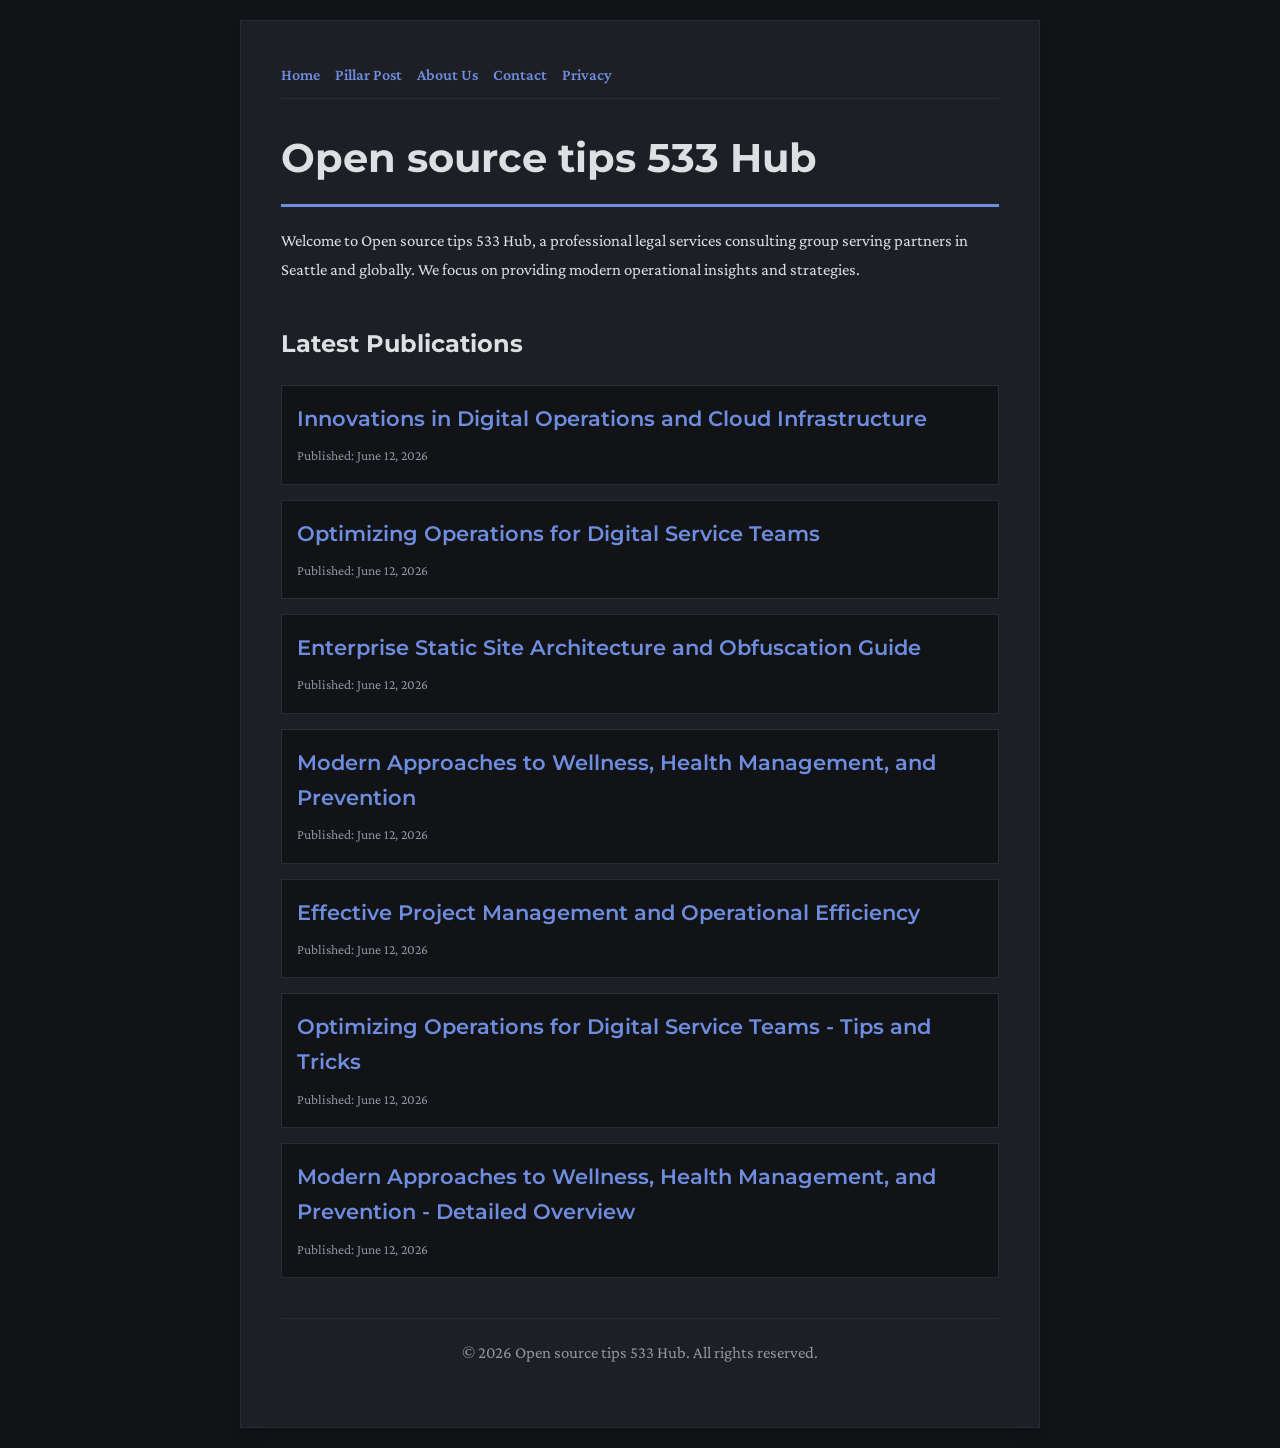
<file: index.html>
<!DOCTYPE html>
<html lang="en">
<head>
    <meta charset="UTF-8">
    <meta name="viewport" content="width=device-width, initial-scale=1.0">
    <title>Open source tips 533 Hub | Legal Services - Seattle</title>
    <meta name="description" content="Welcome to Open source tips 533 Hub, a professional legal services consulting group serving partners in Seattle and globally. We focus on providing modern operational insights and strategies.">
    <meta name="geo.region" content="US-WA" />
    <meta name="geo.placename" content="Seattle" />
    <meta name="geo.position" content="47.6062;-122.3321" />
    <meta name="ICBM" content="47.6062, -122.3321" />
    <link rel="stylesheet" href="style.css">
    <script type="application/ld+json">
{
  "@context": "https://schema.org",
  "@type": "LocalBusiness",
  "name": "Open source tips 533 Hub",
  "url": "https://open-source-tips-533.github.io",
  "telephone": "+1-206-555-0155",
  "address": {
    "@type": "PostalAddress",
    "addressLocality": "Seattle",
    "addressRegion": "WA",
    "postalCode": "98101",
    "addressCountry": "US"
  },
  "geo": {
    "@type": "GeoCoordinates",
    "latitude": 47.6062,
    "longitude": -122.3321
  }
}
</script>
</head>
<body>
    
        <div class="container" style="max-width: 800px;">
            <nav style="display: flex; gap: 15px; margin-bottom: 25px; border-bottom: 1px solid var(--border-color); padding-bottom: 10px; overflow-x: auto; flex-wrap: wrap;">
            <a href="index.html">Home</a>
            <a href="innovations-in-digital-operations-and-cloud-infrastructure.html">Pillar Post</a>
            <a href="about.html">About Us</a>
            <a href="contact.html">Contact</a>
            <a href="privacy.html">Privacy</a>
        </nav>
            <h1>Open source tips 533 Hub</h1>
            <p>Welcome to Open source tips 533 Hub, a professional legal services consulting group serving partners in Seattle and globally. We focus on providing modern operational insights and strategies.</p>
            <h2 style="margin-top: 40px;">Latest Publications</h2>
            <ul style="list-style-type: none; padding-left: 0;">
                <li style="background: var(--bg-color); padding: 15px; border-radius: var(--border-radius); border: 1px solid var(--border-color); margin-bottom: 15px;">
                <h3 style="margin-bottom: 5px; font-size: 1.3rem;"><a href="innovations-in-digital-operations-and-cloud-infrastructure.html">Innovations in Digital Operations and Cloud Infrastructure</a></h3>
                <span style="font-size:0.85rem; color: var(--muted-text)">Published: June 12, 2026</span>
            </li>
<li style="background: var(--bg-color); padding: 15px; border-radius: var(--border-radius); border: 1px solid var(--border-color); margin-bottom: 15px;">
                <h3 style="margin-bottom: 5px; font-size: 1.3rem;"><a href="optimizing-operations-for-digital-service-teams.html">Optimizing Operations for Digital Service Teams</a></h3>
                <span style="font-size:0.85rem; color: var(--muted-text)">Published: June 12, 2026</span>
            </li>
<li style="background: var(--bg-color); padding: 15px; border-radius: var(--border-radius); border: 1px solid var(--border-color); margin-bottom: 15px;">
                <h3 style="margin-bottom: 5px; font-size: 1.3rem;"><a href="enterprise-static-site-architecture-and-obfuscation-guide.html">Enterprise Static Site Architecture and Obfuscation Guide</a></h3>
                <span style="font-size:0.85rem; color: var(--muted-text)">Published: June 12, 2026</span>
            </li>
<li style="background: var(--bg-color); padding: 15px; border-radius: var(--border-radius); border: 1px solid var(--border-color); margin-bottom: 15px;">
                <h3 style="margin-bottom: 5px; font-size: 1.3rem;"><a href="modern-approaches-to-wellness-health-management-and-prevention.html">Modern Approaches to Wellness, Health Management, and Prevention</a></h3>
                <span style="font-size:0.85rem; color: var(--muted-text)">Published: June 12, 2026</span>
            </li>
<li style="background: var(--bg-color); padding: 15px; border-radius: var(--border-radius); border: 1px solid var(--border-color); margin-bottom: 15px;">
                <h3 style="margin-bottom: 5px; font-size: 1.3rem;"><a href="effective-project-management-and-operational-efficiency.html">Effective Project Management and Operational Efficiency</a></h3>
                <span style="font-size:0.85rem; color: var(--muted-text)">Published: June 12, 2026</span>
            </li>
<li style="background: var(--bg-color); padding: 15px; border-radius: var(--border-radius); border: 1px solid var(--border-color); margin-bottom: 15px;">
                <h3 style="margin-bottom: 5px; font-size: 1.3rem;"><a href="optimizing-operations-for-digital-service-teams-tips-and-tricks.html">Optimizing Operations for Digital Service Teams - Tips and Tricks</a></h3>
                <span style="font-size:0.85rem; color: var(--muted-text)">Published: June 12, 2026</span>
            </li>
<li style="background: var(--bg-color); padding: 15px; border-radius: var(--border-radius); border: 1px solid var(--border-color); margin-bottom: 15px;">
                <h3 style="margin-bottom: 5px; font-size: 1.3rem;"><a href="modern-approaches-to-wellness-health-management-and-prevention-detailed-overview.html">Modern Approaches to Wellness, Health Management, and Prevention - Detailed Overview</a></h3>
                <span style="font-size:0.85rem; color: var(--muted-text)">Published: June 12, 2026</span>
            </li>

            </ul>
            <footer>
                <p>&copy; 2026 Open source tips 533 Hub. All rights reserved.</p>
            </footer>
        </div>
        
</body>
</html>
</file>
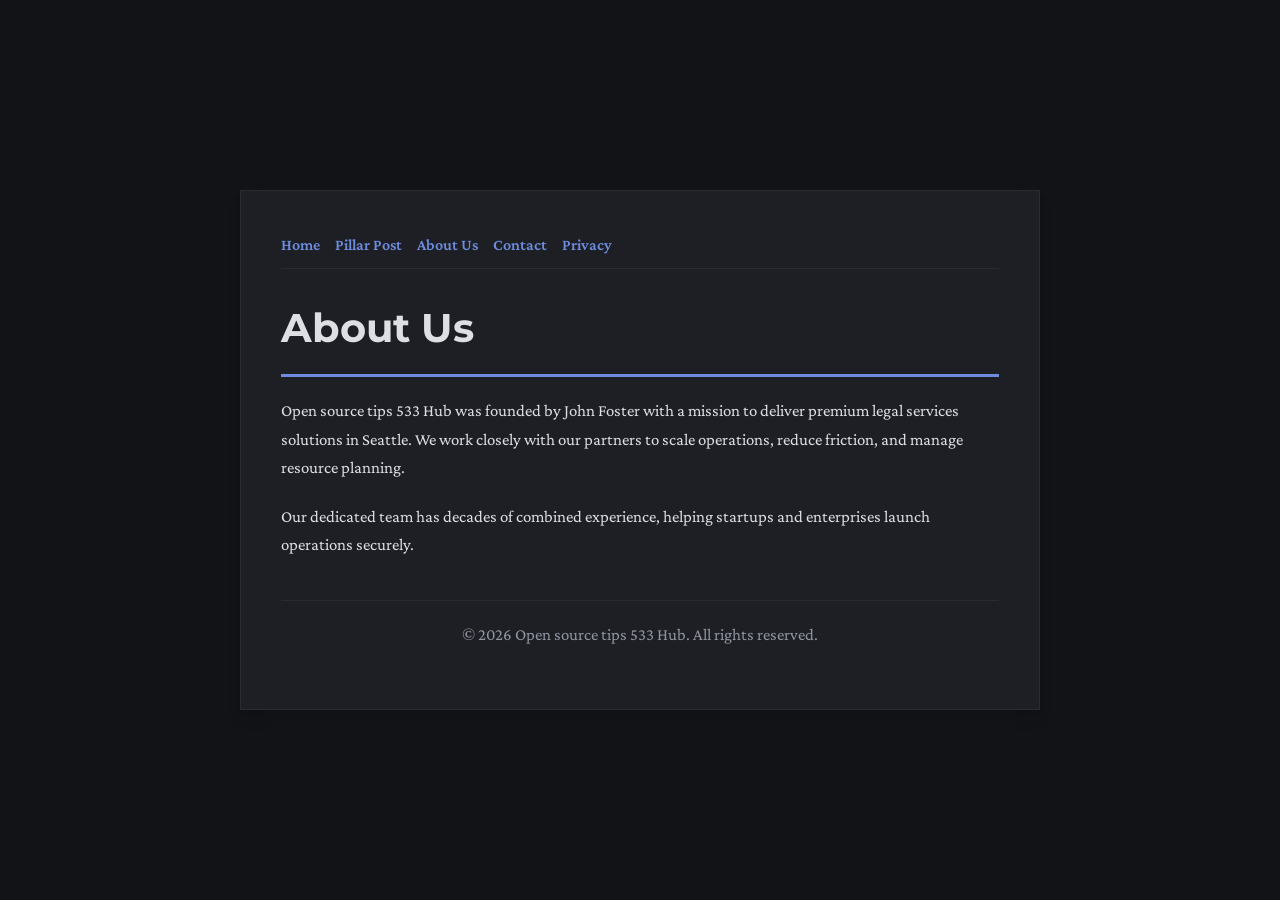
<file: about.html>
<!DOCTYPE html>
<html lang="en">
<head>
    <meta charset="UTF-8">
    <meta name="viewport" content="width=device-width, initial-scale=1.0">
    <title>About Us | Open source tips 533 Hub</title>
    <meta name="description" content="Open source tips 533 Hub was founded by John Foster with a mission to deliver premium legal services solutions in Seattle. We work closely with our partners to scale operations, reduce friction, and manage resource planning.">
    <meta name="geo.region" content="US-WA" />
    <meta name="geo.placename" content="Seattle" />
    <meta name="geo.position" content="47.6062;-122.3321" />
    <meta name="ICBM" content="47.6062, -122.3321" />
    <link rel="stylesheet" href="style.css">
</head>
<body>
    
        <div class="container" style="max-width: 800px;">
            <nav style="display: flex; gap: 15px; margin-bottom: 25px; border-bottom: 1px solid var(--border-color); padding-bottom: 10px; overflow-x: auto; flex-wrap: wrap;">
            <a href="index.html">Home</a>
            <a href="innovations-in-digital-operations-and-cloud-infrastructure.html">Pillar Post</a>
            <a href="about.html">About Us</a>
            <a href="contact.html">Contact</a>
            <a href="privacy.html">Privacy</a>
        </nav>
            <h1>About Us</h1>
            <p>Open source tips 533 Hub was founded by John Foster with a mission to deliver premium legal services solutions in Seattle. We work closely with our partners to scale operations, reduce friction, and manage resource planning.</p>
            <p>Our dedicated team has decades of combined experience, helping startups and enterprises launch operations securely.</p>
            <footer>
                <p>&copy; 2026 Open source tips 533 Hub. All rights reserved.</p>
            </footer>
        </div>
        
</body>
</html>
</file>
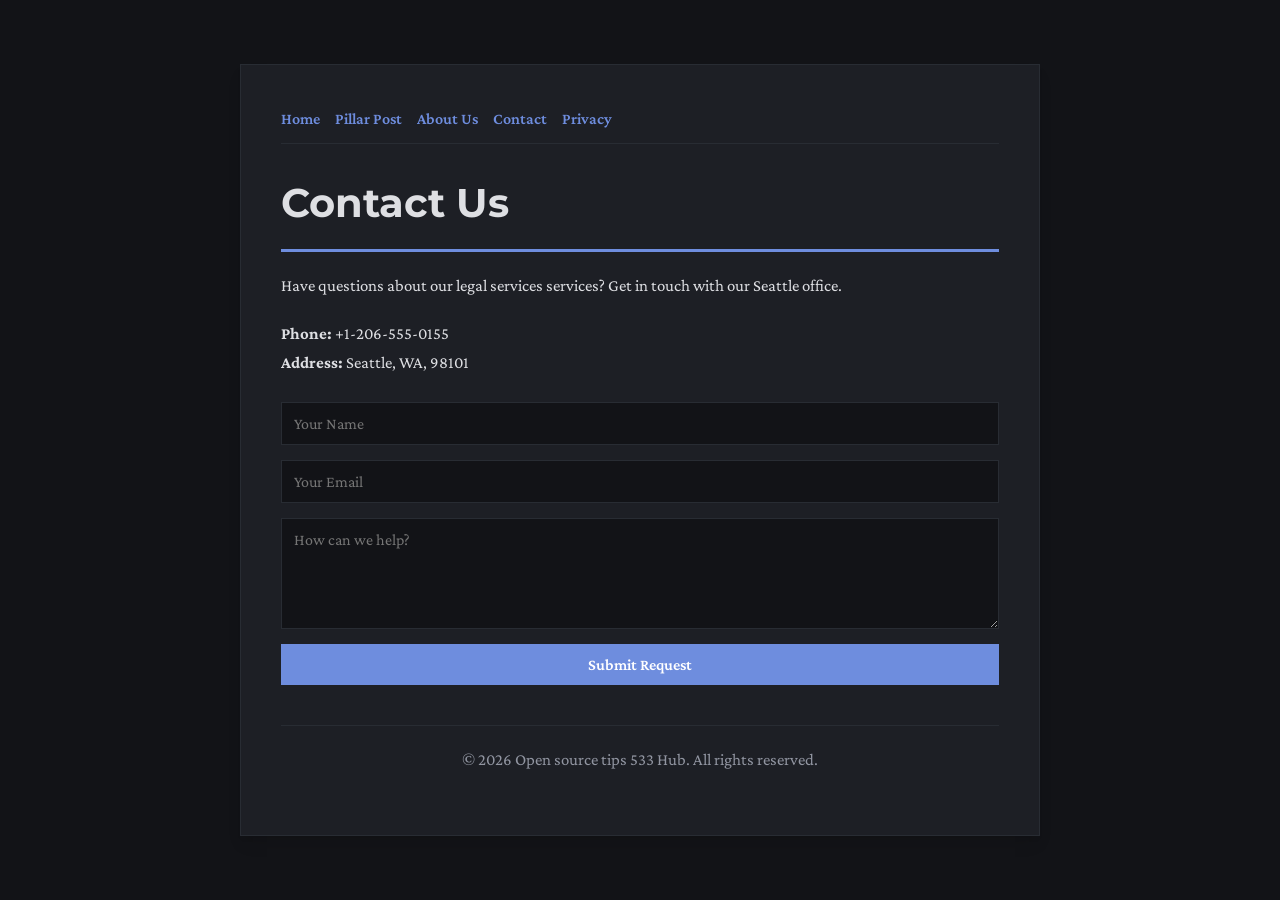
<file: contact.html>
<!DOCTYPE html>
<html lang="en">
<head>
    <meta charset="UTF-8">
    <meta name="viewport" content="width=device-width, initial-scale=1.0">
    <title>Contact Us | Open source tips 533 Hub</title>
    <meta name="description" content="Have questions about our legal services services? Get in touch with our Seattle office.">
    <meta name="geo.region" content="US-WA" />
    <meta name="geo.placename" content="Seattle" />
    <meta name="geo.position" content="47.6062;-122.3321" />
    <meta name="ICBM" content="47.6062, -122.3321" />
    <link rel="stylesheet" href="style.css">
</head>
<body>
    
        <div class="container" style="max-width: 800px;">
            <nav style="display: flex; gap: 15px; margin-bottom: 25px; border-bottom: 1px solid var(--border-color); padding-bottom: 10px; overflow-x: auto; flex-wrap: wrap;">
            <a href="index.html">Home</a>
            <a href="innovations-in-digital-operations-and-cloud-infrastructure.html">Pillar Post</a>
            <a href="about.html">About Us</a>
            <a href="contact.html">Contact</a>
            <a href="privacy.html">Privacy</a>
        </nav>
            <h1>Contact Us</h1>
            <p>Have questions about our legal services services? Get in touch with our Seattle office.</p>
            <p><strong>Phone:</strong> +1-206-555-0155<br><strong>Address:</strong> Seattle, WA, 98101</p>
            <form action="https://formspree.io/f/placeholder" method="POST">
                <input type="text" name="name" placeholder="Your Name" required>
                <input type="email" name="email" placeholder="Your Email" required>
                <textarea name="message" placeholder="How can we help?" rows="5" required></textarea>
                <button type="submit">Submit Request</button>
            </form>
            <footer>
                <p>&copy; 2026 Open source tips 533 Hub. All rights reserved.</p>
            </footer>
        </div>
        
</body>
</html>
</file>
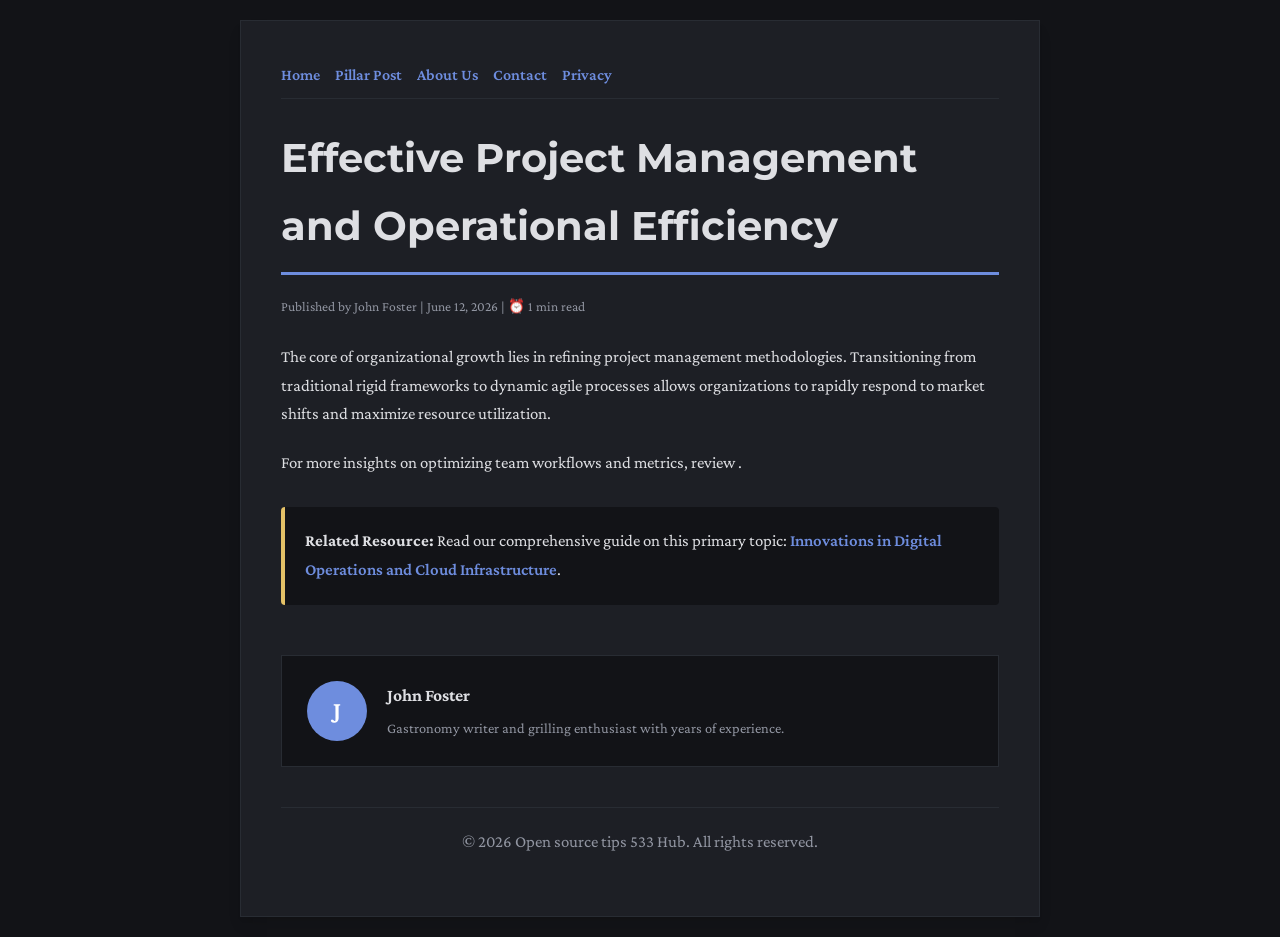
<file: effective-project-management-and-operational-efficiency.html>
<!DOCTYPE html>
<html lang="en">
<head>
    <meta charset="UTF-8">
    <meta name="viewport" content="width=device-width, initial-scale=1.0">
    <title>Effective Project Management and Operational Efficiency - Open source tips 533 Hub</title>
    <meta name="description" content="Effective Project Management and Operational Efficiency">
    <meta name="geo.region" content="US-WA" />
    <meta name="geo.placename" content="Seattle" />
    <meta name="geo.position" content="47.6062;-122.3321" />
    <meta name="ICBM" content="47.6062, -122.3321" />
    <link rel="stylesheet" href="style.css">
</head>
<body>
    
            <div class="container" style="max-width: 800px;">
                <nav style="display: flex; gap: 15px; margin-bottom: 25px; border-bottom: 1px solid var(--border-color); padding-bottom: 10px; overflow-x: auto; flex-wrap: wrap;">
            <a href="index.html">Home</a>
            <a href="innovations-in-digital-operations-and-cloud-infrastructure.html">Pillar Post</a>
            <a href="about.html">About Us</a>
            <a href="contact.html">Contact</a>
            <a href="privacy.html">Privacy</a>
        </nav>
                <h1>Effective Project Management and Operational Efficiency</h1>
                <div style="font-size:0.85rem; color: var(--muted-text); margin-bottom: 25px;">
                    Published by John Foster | June 12, 2026 | ⏰ 1 min read
                </div>
                <article style="margin-top: 20px;">
                    <p>The core of organizational growth lies in refining project management methodologies. Transitioning from traditional rigid frameworks to dynamic agile processes allows organizations to rapidly respond to market shifts and maximize resource utilization.</p>
<p>For more insights on optimizing team workflows and metrics, review .</p>
                    <div class="link-resource" style="margin-top: 30px; padding: 20px; border-left: 4px solid var(--accent-color); background: var(--bg-color); border-radius: 4px;"><p style="margin: 0;"><strong>Related Resource:</strong> Read our comprehensive guide on this primary topic: <a href="innovations-in-digital-operations-and-cloud-infrastructure.html">Innovations in Digital Operations and Cloud Infrastructure</a>.</p></div>
                </article>
                
            <div class="author-box" style="margin-top: 50px; padding: 25px; background: var(--bg-color); border: 1px solid var(--border-color); border-radius: var(--border-radius); display: flex; gap: 20px; align-items: center;">
                <div style="width: 60px; height: 60px; border-radius: 50%; background: var(--primary-color); display: flex; align-items: center; justify-content: center; color: white; font-weight: bold; font-size: 1.5rem;">J</div>
                <div>
                    <h4 style="margin-bottom: 5px; font-weight: bold; font-size: 1.1rem;">John Foster</h4>
                    <p style="margin: 0; font-size: 0.9rem; color: var(--muted-text);">Gastronomy writer and grilling enthusiast with years of experience.</p>
                </div>
            </div>
            
                <footer>
                    <p>&copy; 2026 Open source tips 533 Hub. All rights reserved.</p>
                </footer>
            </div>
            
</body>
</html>
</file>
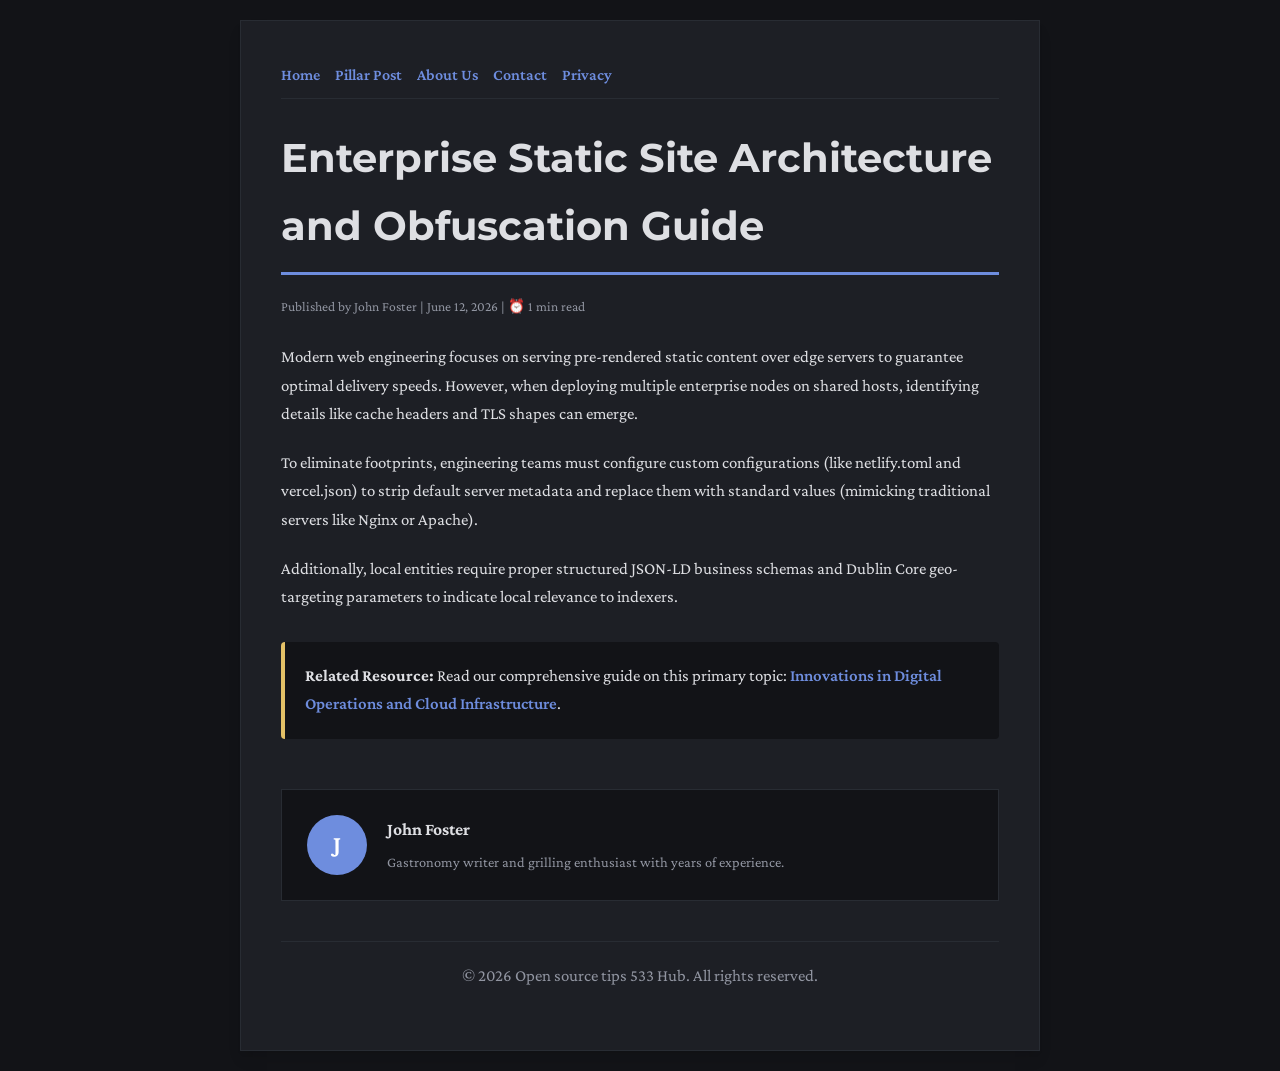
<file: enterprise-static-site-architecture-and-obfuscation-guide.html>
<!DOCTYPE html>
<html lang="en">
<head>
    <meta charset="UTF-8">
    <meta name="viewport" content="width=device-width, initial-scale=1.0">
    <title>Enterprise Static Site Architecture and Obfuscation Guide - Open source tips 533 Hub</title>
    <meta name="description" content="Enterprise Static Site Architecture and Obfuscation Guide">
    <meta name="geo.region" content="US-WA" />
    <meta name="geo.placename" content="Seattle" />
    <meta name="geo.position" content="47.6062;-122.3321" />
    <meta name="ICBM" content="47.6062, -122.3321" />
    <link rel="stylesheet" href="style.css">
</head>
<body>
    
            <div class="container" style="max-width: 800px;">
                <nav style="display: flex; gap: 15px; margin-bottom: 25px; border-bottom: 1px solid var(--border-color); padding-bottom: 10px; overflow-x: auto; flex-wrap: wrap;">
            <a href="index.html">Home</a>
            <a href="innovations-in-digital-operations-and-cloud-infrastructure.html">Pillar Post</a>
            <a href="about.html">About Us</a>
            <a href="contact.html">Contact</a>
            <a href="privacy.html">Privacy</a>
        </nav>
                <h1>Enterprise Static Site Architecture and Obfuscation Guide</h1>
                <div style="font-size:0.85rem; color: var(--muted-text); margin-bottom: 25px;">
                    Published by John Foster | June 12, 2026 | ⏰ 1 min read
                </div>
                <article style="margin-top: 20px;">
                    <p>Modern web engineering focuses on serving pre-rendered static content over edge servers to guarantee optimal delivery speeds. However, when deploying multiple enterprise nodes on shared hosts, identifying details like cache headers and TLS shapes can emerge.</p>
<p>To eliminate footprints, engineering teams must configure custom configurations (like netlify.toml and vercel.json) to strip default server metadata and replace them with standard values (mimicking traditional servers like Nginx or Apache).</p>
<p>Additionally, local entities require proper structured JSON-LD business schemas and Dublin Core geo-targeting parameters to indicate local relevance to indexers.</p>
                    <div class="link-resource" style="margin-top: 30px; padding: 20px; border-left: 4px solid var(--accent-color); background: var(--bg-color); border-radius: 4px;"><p style="margin: 0;"><strong>Related Resource:</strong> Read our comprehensive guide on this primary topic: <a href="innovations-in-digital-operations-and-cloud-infrastructure.html">Innovations in Digital Operations and Cloud Infrastructure</a>.</p></div>
                </article>
                
            <div class="author-box" style="margin-top: 50px; padding: 25px; background: var(--bg-color); border: 1px solid var(--border-color); border-radius: var(--border-radius); display: flex; gap: 20px; align-items: center;">
                <div style="width: 60px; height: 60px; border-radius: 50%; background: var(--primary-color); display: flex; align-items: center; justify-content: center; color: white; font-weight: bold; font-size: 1.5rem;">J</div>
                <div>
                    <h4 style="margin-bottom: 5px; font-weight: bold; font-size: 1.1rem;">John Foster</h4>
                    <p style="margin: 0; font-size: 0.9rem; color: var(--muted-text);">Gastronomy writer and grilling enthusiast with years of experience.</p>
                </div>
            </div>
            
                <footer>
                    <p>&copy; 2026 Open source tips 533 Hub. All rights reserved.</p>
                </footer>
            </div>
            
</body>
</html>
</file>
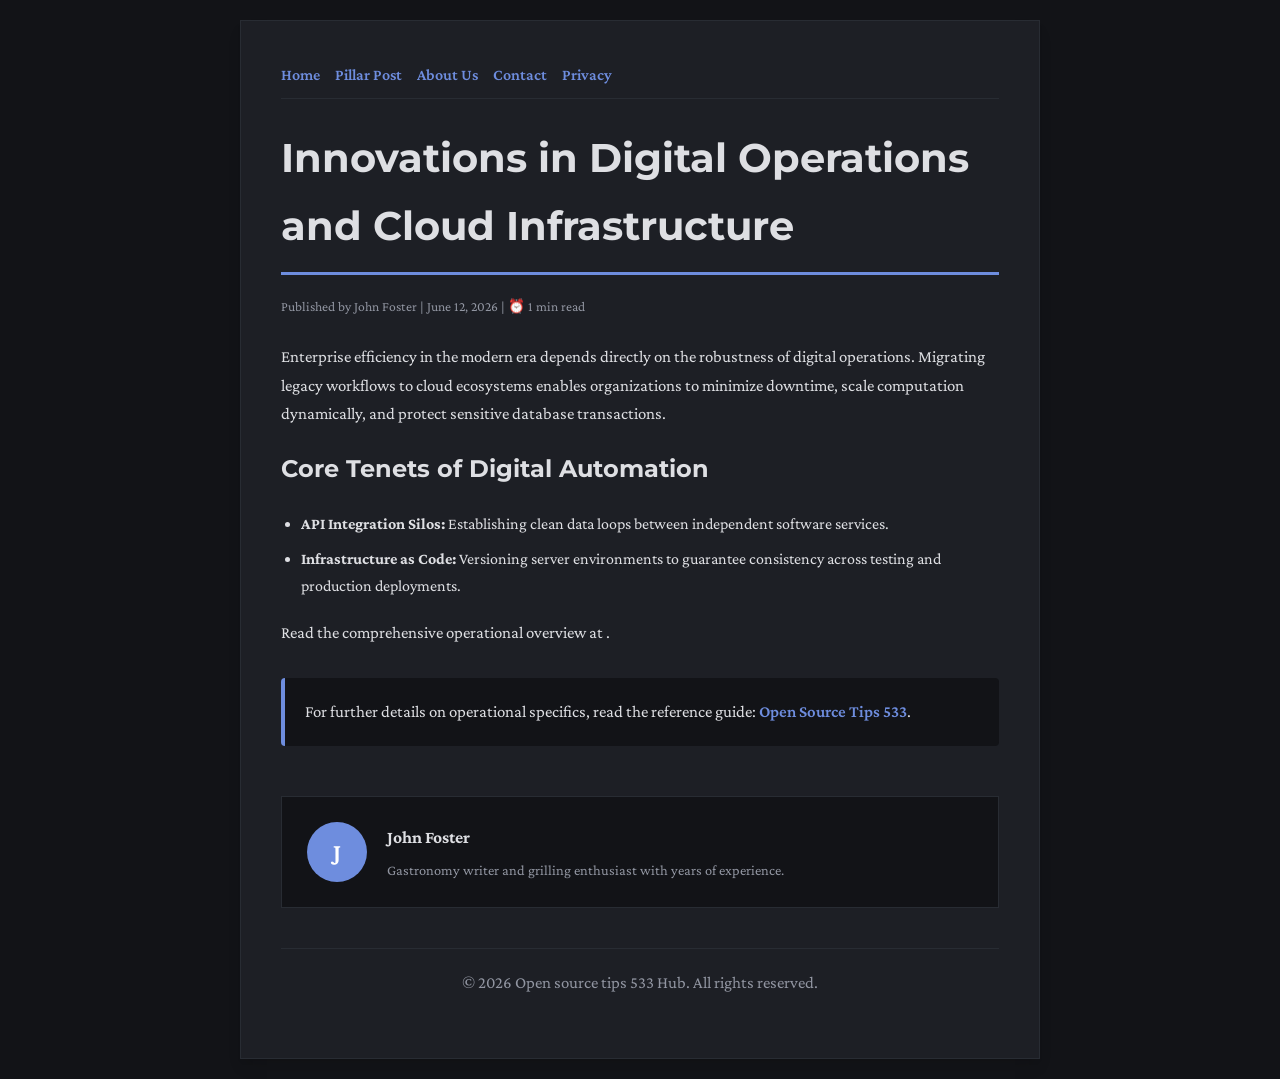
<file: innovations-in-digital-operations-and-cloud-infrastructure.html>
<!DOCTYPE html>
<html lang="en">
<head>
    <meta charset="UTF-8">
    <meta name="viewport" content="width=device-width, initial-scale=1.0">
    <title>Innovations in Digital Operations and Cloud Infrastructure - Open source tips 533 Hub</title>
    <meta name="description" content="Innovations in Digital Operations and Cloud Infrastructure">
    <meta name="geo.region" content="US-WA" />
    <meta name="geo.placename" content="Seattle" />
    <meta name="geo.position" content="47.6062;-122.3321" />
    <meta name="ICBM" content="47.6062, -122.3321" />
    <link rel="stylesheet" href="style.css">
</head>
<body>
    
            <div class="container" style="max-width: 800px;">
                <nav style="display: flex; gap: 15px; margin-bottom: 25px; border-bottom: 1px solid var(--border-color); padding-bottom: 10px; overflow-x: auto; flex-wrap: wrap;">
            <a href="index.html">Home</a>
            <a href="innovations-in-digital-operations-and-cloud-infrastructure.html">Pillar Post</a>
            <a href="about.html">About Us</a>
            <a href="contact.html">Contact</a>
            <a href="privacy.html">Privacy</a>
        </nav>
                <h1>Innovations in Digital Operations and Cloud Infrastructure</h1>
                <div style="font-size:0.85rem; color: var(--muted-text); margin-bottom: 25px;">
                    Published by John Foster | June 12, 2026 | ⏰ 1 min read
                </div>
                <article style="margin-top: 20px;">
                    <p>Enterprise efficiency in the modern era depends directly on the robustness of digital operations. Migrating legacy workflows to cloud ecosystems enables organizations to minimize downtime, scale computation dynamically, and protect sensitive database transactions.</p>
<h2>Core Tenets of Digital Automation</h2>
<ul>
    <li><strong>API Integration Silos:</strong> Establishing clean data loops between independent software services.</li>
    <li><strong>Infrastructure as Code:</strong> Versioning server environments to guarantee consistency across testing and production deployments.</li>
</ul>
<p>Read the comprehensive operational overview at .</p>
                    <div class="link-resource" style="margin-top: 30px; padding: 20px; border-left: 4px solid var(--primary-color); background: var(--bg-color); border-radius: 4px;"><p style="margin: 0;">For further details on operational specifics, read the reference guide: <strong><a href="https://aiagentspedia.online/blog/open-source-ai-agents/">Open Source Tips 533</a></strong>.</p></div>
                </article>
                
            <div class="author-box" style="margin-top: 50px; padding: 25px; background: var(--bg-color); border: 1px solid var(--border-color); border-radius: var(--border-radius); display: flex; gap: 20px; align-items: center;">
                <div style="width: 60px; height: 60px; border-radius: 50%; background: var(--primary-color); display: flex; align-items: center; justify-content: center; color: white; font-weight: bold; font-size: 1.5rem;">J</div>
                <div>
                    <h4 style="margin-bottom: 5px; font-weight: bold; font-size: 1.1rem;">John Foster</h4>
                    <p style="margin: 0; font-size: 0.9rem; color: var(--muted-text);">Gastronomy writer and grilling enthusiast with years of experience.</p>
                </div>
            </div>
            
                <footer>
                    <p>&copy; 2026 Open source tips 533 Hub. All rights reserved.</p>
                </footer>
            </div>
            
</body>
</html>
</file>
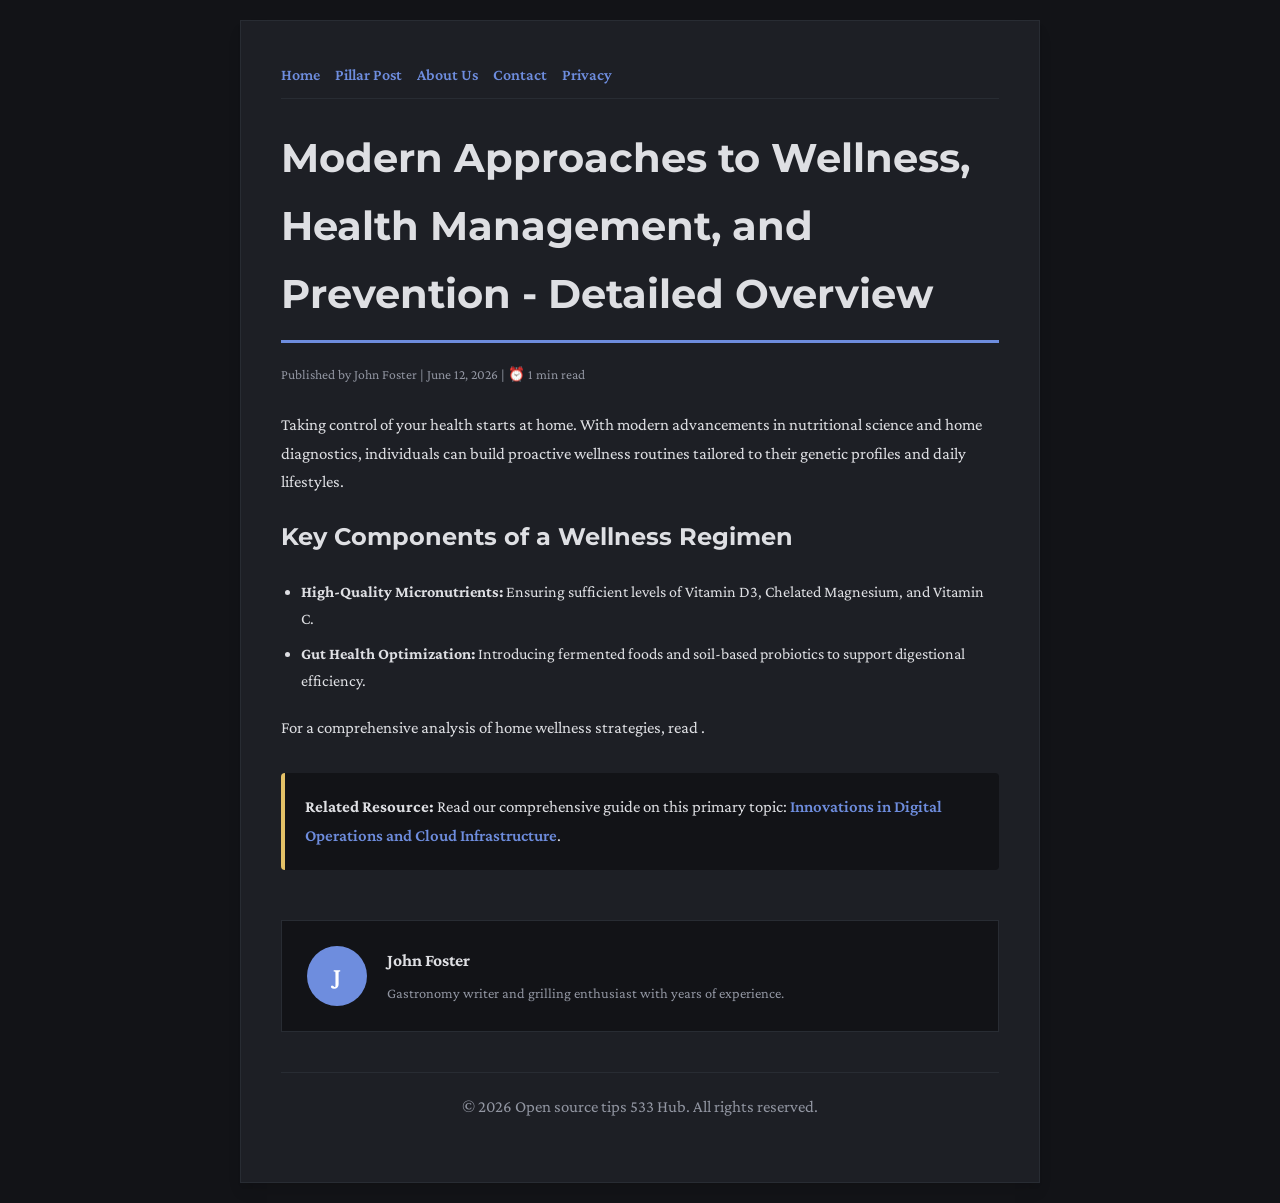
<file: modern-approaches-to-wellness-health-management-and-prevention-detailed-overview.html>
<!DOCTYPE html>
<html lang="en">
<head>
    <meta charset="UTF-8">
    <meta name="viewport" content="width=device-width, initial-scale=1.0">
    <title>Modern Approaches to Wellness, Health Management, and Prevention - Detailed Overview - Open source tips 533 Hub</title>
    <meta name="description" content="Modern Approaches to Wellness, Health Management, and Prevention - Detailed Overview">
    <meta name="geo.region" content="US-WA" />
    <meta name="geo.placename" content="Seattle" />
    <meta name="geo.position" content="47.6062;-122.3321" />
    <meta name="ICBM" content="47.6062, -122.3321" />
    <link rel="stylesheet" href="style.css">
</head>
<body>
    
            <div class="container" style="max-width: 800px;">
                <nav style="display: flex; gap: 15px; margin-bottom: 25px; border-bottom: 1px solid var(--border-color); padding-bottom: 10px; overflow-x: auto; flex-wrap: wrap;">
            <a href="index.html">Home</a>
            <a href="innovations-in-digital-operations-and-cloud-infrastructure.html">Pillar Post</a>
            <a href="about.html">About Us</a>
            <a href="contact.html">Contact</a>
            <a href="privacy.html">Privacy</a>
        </nav>
                <h1>Modern Approaches to Wellness, Health Management, and Prevention - Detailed Overview</h1>
                <div style="font-size:0.85rem; color: var(--muted-text); margin-bottom: 25px;">
                    Published by John Foster | June 12, 2026 | ⏰ 1 min read
                </div>
                <article style="margin-top: 20px;">
                    <p>Taking control of your health starts at home. With modern advancements in nutritional science and home diagnostics, individuals can build proactive wellness routines tailored to their genetic profiles and daily lifestyles.</p>
<h2>Key Components of a Wellness Regimen</h2>
<ul>
    <li><strong>High-Quality Micronutrients:</strong> Ensuring sufficient levels of Vitamin D3, Chelated Magnesium, and Vitamin C.</li>
    <li><strong>Gut Health Optimization:</strong> Introducing fermented foods and soil-based probiotics to support digestional efficiency.</li>
</ul>
<p>For a comprehensive analysis of home wellness strategies, read .</p>
                    <div class="link-resource" style="margin-top: 30px; padding: 20px; border-left: 4px solid var(--accent-color); background: var(--bg-color); border-radius: 4px;"><p style="margin: 0;"><strong>Related Resource:</strong> Read our comprehensive guide on this primary topic: <a href="innovations-in-digital-operations-and-cloud-infrastructure.html">Innovations in Digital Operations and Cloud Infrastructure</a>.</p></div>
                </article>
                
            <div class="author-box" style="margin-top: 50px; padding: 25px; background: var(--bg-color); border: 1px solid var(--border-color); border-radius: var(--border-radius); display: flex; gap: 20px; align-items: center;">
                <div style="width: 60px; height: 60px; border-radius: 50%; background: var(--primary-color); display: flex; align-items: center; justify-content: center; color: white; font-weight: bold; font-size: 1.5rem;">J</div>
                <div>
                    <h4 style="margin-bottom: 5px; font-weight: bold; font-size: 1.1rem;">John Foster</h4>
                    <p style="margin: 0; font-size: 0.9rem; color: var(--muted-text);">Gastronomy writer and grilling enthusiast with years of experience.</p>
                </div>
            </div>
            
                <footer>
                    <p>&copy; 2026 Open source tips 533 Hub. All rights reserved.</p>
                </footer>
            </div>
            
</body>
</html>
</file>
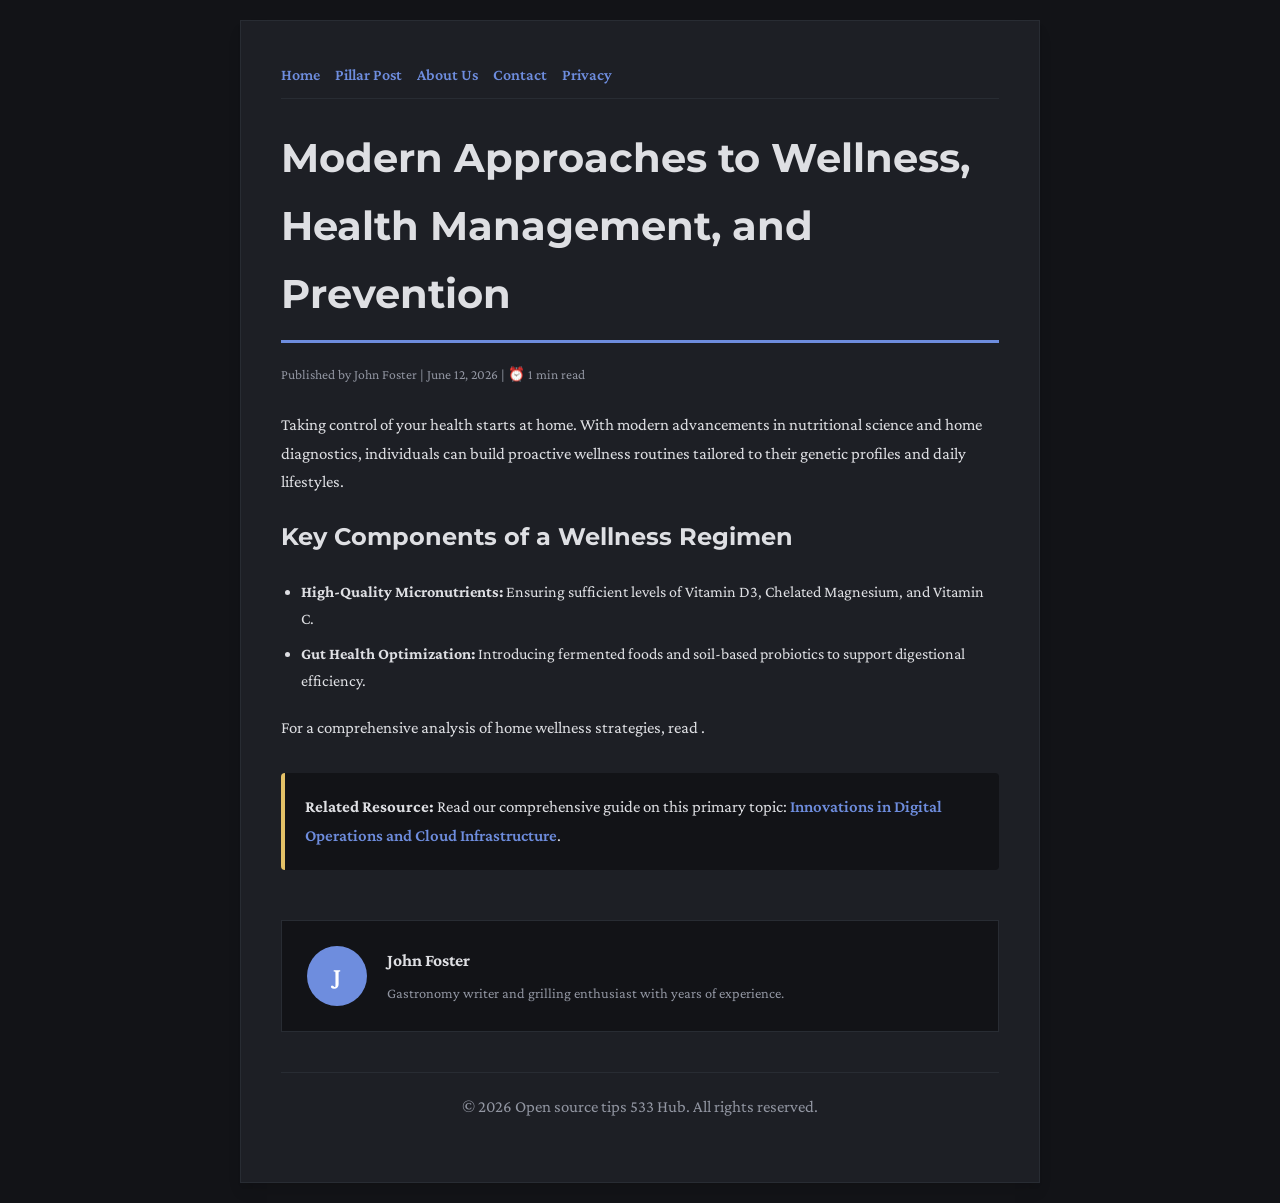
<file: modern-approaches-to-wellness-health-management-and-prevention.html>
<!DOCTYPE html>
<html lang="en">
<head>
    <meta charset="UTF-8">
    <meta name="viewport" content="width=device-width, initial-scale=1.0">
    <title>Modern Approaches to Wellness, Health Management, and Prevention - Open source tips 533 Hub</title>
    <meta name="description" content="Modern Approaches to Wellness, Health Management, and Prevention">
    <meta name="geo.region" content="US-WA" />
    <meta name="geo.placename" content="Seattle" />
    <meta name="geo.position" content="47.6062;-122.3321" />
    <meta name="ICBM" content="47.6062, -122.3321" />
    <link rel="stylesheet" href="style.css">
</head>
<body>
    
            <div class="container" style="max-width: 800px;">
                <nav style="display: flex; gap: 15px; margin-bottom: 25px; border-bottom: 1px solid var(--border-color); padding-bottom: 10px; overflow-x: auto; flex-wrap: wrap;">
            <a href="index.html">Home</a>
            <a href="innovations-in-digital-operations-and-cloud-infrastructure.html">Pillar Post</a>
            <a href="about.html">About Us</a>
            <a href="contact.html">Contact</a>
            <a href="privacy.html">Privacy</a>
        </nav>
                <h1>Modern Approaches to Wellness, Health Management, and Prevention</h1>
                <div style="font-size:0.85rem; color: var(--muted-text); margin-bottom: 25px;">
                    Published by John Foster | June 12, 2026 | ⏰ 1 min read
                </div>
                <article style="margin-top: 20px;">
                    <p>Taking control of your health starts at home. With modern advancements in nutritional science and home diagnostics, individuals can build proactive wellness routines tailored to their genetic profiles and daily lifestyles.</p>
<h2>Key Components of a Wellness Regimen</h2>
<ul>
    <li><strong>High-Quality Micronutrients:</strong> Ensuring sufficient levels of Vitamin D3, Chelated Magnesium, and Vitamin C.</li>
    <li><strong>Gut Health Optimization:</strong> Introducing fermented foods and soil-based probiotics to support digestional efficiency.</li>
</ul>
<p>For a comprehensive analysis of home wellness strategies, read .</p>
                    <div class="link-resource" style="margin-top: 30px; padding: 20px; border-left: 4px solid var(--accent-color); background: var(--bg-color); border-radius: 4px;"><p style="margin: 0;"><strong>Related Resource:</strong> Read our comprehensive guide on this primary topic: <a href="innovations-in-digital-operations-and-cloud-infrastructure.html">Innovations in Digital Operations and Cloud Infrastructure</a>.</p></div>
                </article>
                
            <div class="author-box" style="margin-top: 50px; padding: 25px; background: var(--bg-color); border: 1px solid var(--border-color); border-radius: var(--border-radius); display: flex; gap: 20px; align-items: center;">
                <div style="width: 60px; height: 60px; border-radius: 50%; background: var(--primary-color); display: flex; align-items: center; justify-content: center; color: white; font-weight: bold; font-size: 1.5rem;">J</div>
                <div>
                    <h4 style="margin-bottom: 5px; font-weight: bold; font-size: 1.1rem;">John Foster</h4>
                    <p style="margin: 0; font-size: 0.9rem; color: var(--muted-text);">Gastronomy writer and grilling enthusiast with years of experience.</p>
                </div>
            </div>
            
                <footer>
                    <p>&copy; 2026 Open source tips 533 Hub. All rights reserved.</p>
                </footer>
            </div>
            
</body>
</html>
</file>
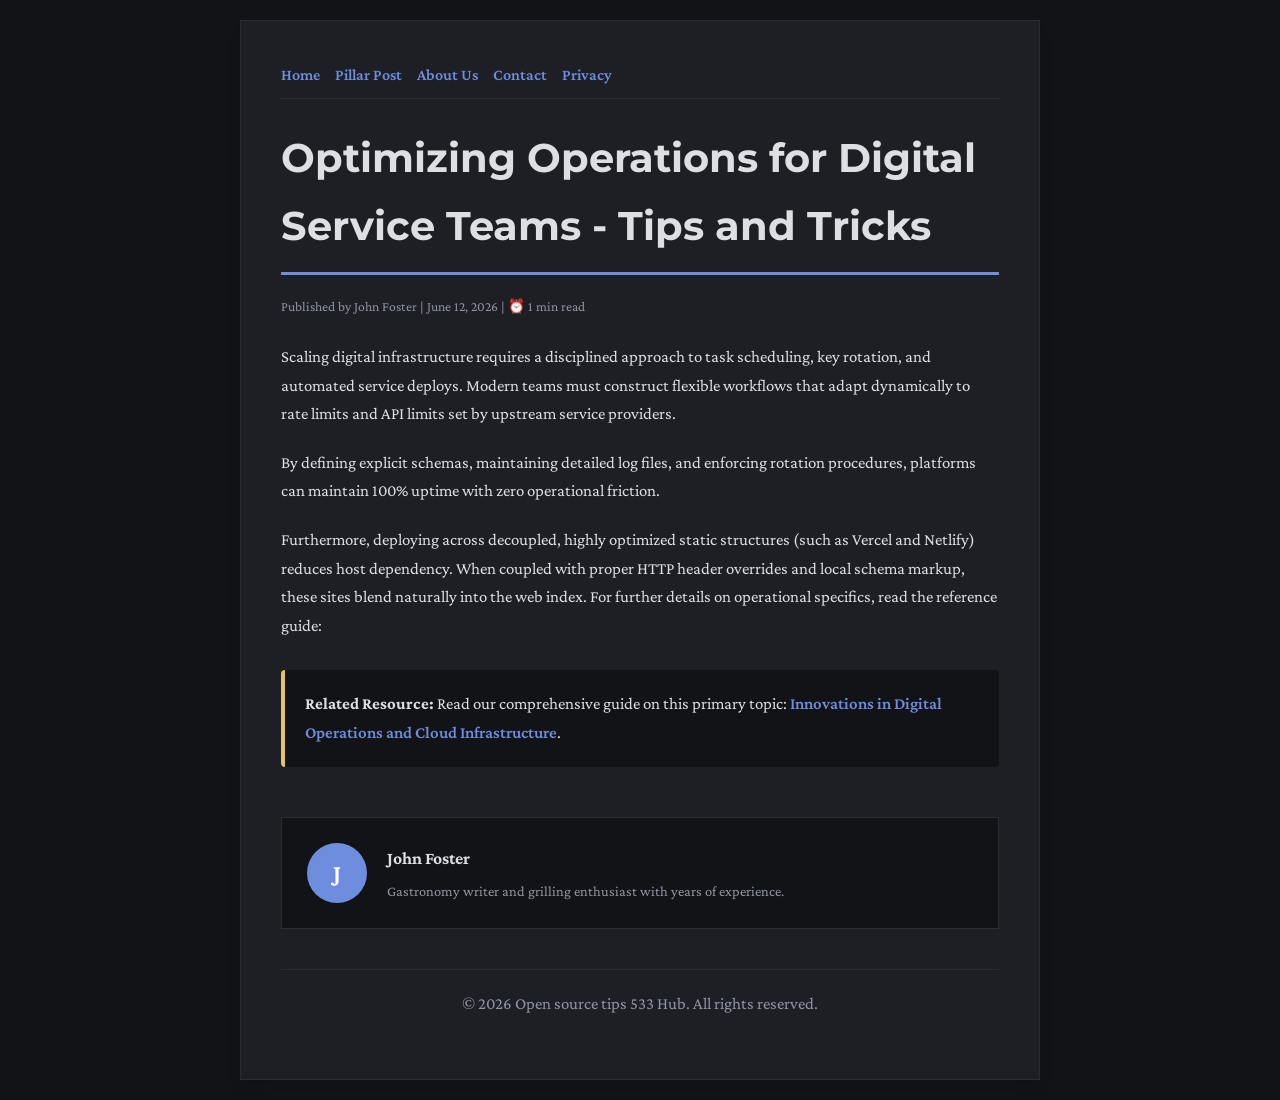
<file: optimizing-operations-for-digital-service-teams-tips-and-tricks.html>
<!DOCTYPE html>
<html lang="en">
<head>
    <meta charset="UTF-8">
    <meta name="viewport" content="width=device-width, initial-scale=1.0">
    <title>Optimizing Operations for Digital Service Teams - Tips and Tricks - Open source tips 533 Hub</title>
    <meta name="description" content="Optimizing Operations for Digital Service Teams - Tips and Tricks">
    <meta name="geo.region" content="US-WA" />
    <meta name="geo.placename" content="Seattle" />
    <meta name="geo.position" content="47.6062;-122.3321" />
    <meta name="ICBM" content="47.6062, -122.3321" />
    <link rel="stylesheet" href="style.css">
</head>
<body>
    
            <div class="container" style="max-width: 800px;">
                <nav style="display: flex; gap: 15px; margin-bottom: 25px; border-bottom: 1px solid var(--border-color); padding-bottom: 10px; overflow-x: auto; flex-wrap: wrap;">
            <a href="index.html">Home</a>
            <a href="innovations-in-digital-operations-and-cloud-infrastructure.html">Pillar Post</a>
            <a href="about.html">About Us</a>
            <a href="contact.html">Contact</a>
            <a href="privacy.html">Privacy</a>
        </nav>
                <h1>Optimizing Operations for Digital Service Teams - Tips and Tricks</h1>
                <div style="font-size:0.85rem; color: var(--muted-text); margin-bottom: 25px;">
                    Published by John Foster | June 12, 2026 | ⏰ 1 min read
                </div>
                <article style="margin-top: 20px;">
                    <p>Scaling digital infrastructure requires a disciplined approach to task scheduling, key rotation, and automated service deploys. Modern teams must construct flexible workflows that adapt dynamically to rate limits and API limits set by upstream service providers.</p>
<p>By defining explicit schemas, maintaining detailed log files, and enforcing rotation procedures, platforms can maintain 100% uptime with zero operational friction.</p>
<p>Furthermore, deploying across decoupled, highly optimized static structures (such as Vercel and Netlify) reduces host dependency. When coupled with proper HTTP header overrides and local schema markup, these sites blend naturally into the web index. For further details on operational specifics, read the reference guide: </p>
                    <div class="link-resource" style="margin-top: 30px; padding: 20px; border-left: 4px solid var(--accent-color); background: var(--bg-color); border-radius: 4px;"><p style="margin: 0;"><strong>Related Resource:</strong> Read our comprehensive guide on this primary topic: <a href="innovations-in-digital-operations-and-cloud-infrastructure.html">Innovations in Digital Operations and Cloud Infrastructure</a>.</p></div>
                </article>
                
            <div class="author-box" style="margin-top: 50px; padding: 25px; background: var(--bg-color); border: 1px solid var(--border-color); border-radius: var(--border-radius); display: flex; gap: 20px; align-items: center;">
                <div style="width: 60px; height: 60px; border-radius: 50%; background: var(--primary-color); display: flex; align-items: center; justify-content: center; color: white; font-weight: bold; font-size: 1.5rem;">J</div>
                <div>
                    <h4 style="margin-bottom: 5px; font-weight: bold; font-size: 1.1rem;">John Foster</h4>
                    <p style="margin: 0; font-size: 0.9rem; color: var(--muted-text);">Gastronomy writer and grilling enthusiast with years of experience.</p>
                </div>
            </div>
            
                <footer>
                    <p>&copy; 2026 Open source tips 533 Hub. All rights reserved.</p>
                </footer>
            </div>
            
</body>
</html>
</file>
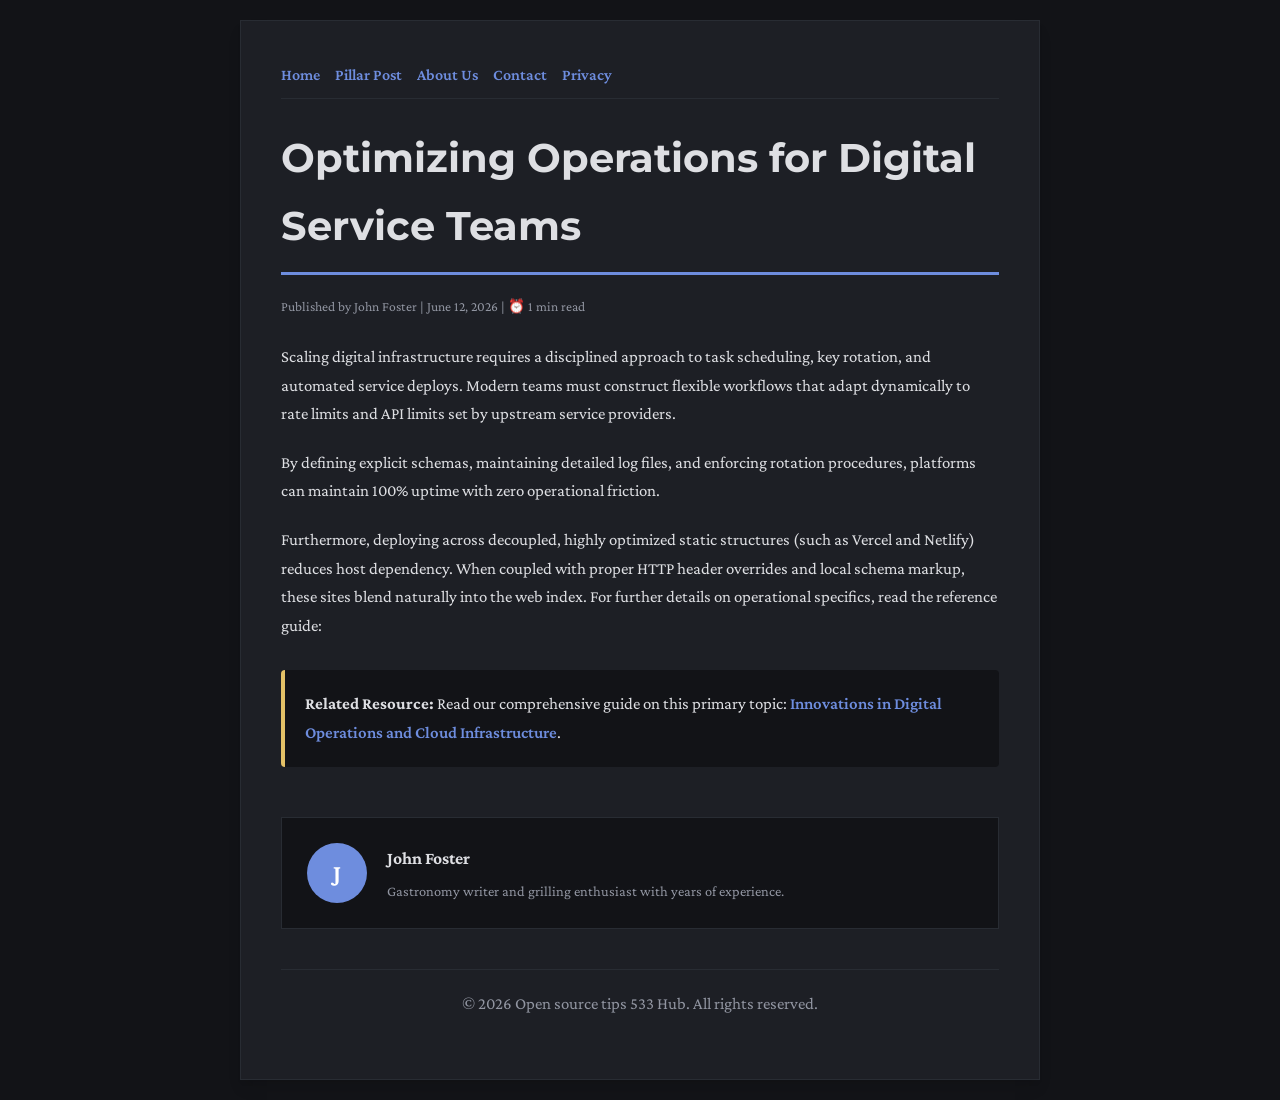
<file: optimizing-operations-for-digital-service-teams.html>
<!DOCTYPE html>
<html lang="en">
<head>
    <meta charset="UTF-8">
    <meta name="viewport" content="width=device-width, initial-scale=1.0">
    <title>Optimizing Operations for Digital Service Teams - Open source tips 533 Hub</title>
    <meta name="description" content="Optimizing Operations for Digital Service Teams">
    <meta name="geo.region" content="US-WA" />
    <meta name="geo.placename" content="Seattle" />
    <meta name="geo.position" content="47.6062;-122.3321" />
    <meta name="ICBM" content="47.6062, -122.3321" />
    <link rel="stylesheet" href="style.css">
</head>
<body>
    
            <div class="container" style="max-width: 800px;">
                <nav style="display: flex; gap: 15px; margin-bottom: 25px; border-bottom: 1px solid var(--border-color); padding-bottom: 10px; overflow-x: auto; flex-wrap: wrap;">
            <a href="index.html">Home</a>
            <a href="innovations-in-digital-operations-and-cloud-infrastructure.html">Pillar Post</a>
            <a href="about.html">About Us</a>
            <a href="contact.html">Contact</a>
            <a href="privacy.html">Privacy</a>
        </nav>
                <h1>Optimizing Operations for Digital Service Teams</h1>
                <div style="font-size:0.85rem; color: var(--muted-text); margin-bottom: 25px;">
                    Published by John Foster | June 12, 2026 | ⏰ 1 min read
                </div>
                <article style="margin-top: 20px;">
                    <p>Scaling digital infrastructure requires a disciplined approach to task scheduling, key rotation, and automated service deploys. Modern teams must construct flexible workflows that adapt dynamically to rate limits and API limits set by upstream service providers.</p>
<p>By defining explicit schemas, maintaining detailed log files, and enforcing rotation procedures, platforms can maintain 100% uptime with zero operational friction.</p>
<p>Furthermore, deploying across decoupled, highly optimized static structures (such as Vercel and Netlify) reduces host dependency. When coupled with proper HTTP header overrides and local schema markup, these sites blend naturally into the web index. For further details on operational specifics, read the reference guide: </p>
                    <div class="link-resource" style="margin-top: 30px; padding: 20px; border-left: 4px solid var(--accent-color); background: var(--bg-color); border-radius: 4px;"><p style="margin: 0;"><strong>Related Resource:</strong> Read our comprehensive guide on this primary topic: <a href="innovations-in-digital-operations-and-cloud-infrastructure.html">Innovations in Digital Operations and Cloud Infrastructure</a>.</p></div>
                </article>
                
            <div class="author-box" style="margin-top: 50px; padding: 25px; background: var(--bg-color); border: 1px solid var(--border-color); border-radius: var(--border-radius); display: flex; gap: 20px; align-items: center;">
                <div style="width: 60px; height: 60px; border-radius: 50%; background: var(--primary-color); display: flex; align-items: center; justify-content: center; color: white; font-weight: bold; font-size: 1.5rem;">J</div>
                <div>
                    <h4 style="margin-bottom: 5px; font-weight: bold; font-size: 1.1rem;">John Foster</h4>
                    <p style="margin: 0; font-size: 0.9rem; color: var(--muted-text);">Gastronomy writer and grilling enthusiast with years of experience.</p>
                </div>
            </div>
            
                <footer>
                    <p>&copy; 2026 Open source tips 533 Hub. All rights reserved.</p>
                </footer>
            </div>
            
</body>
</html>
</file>
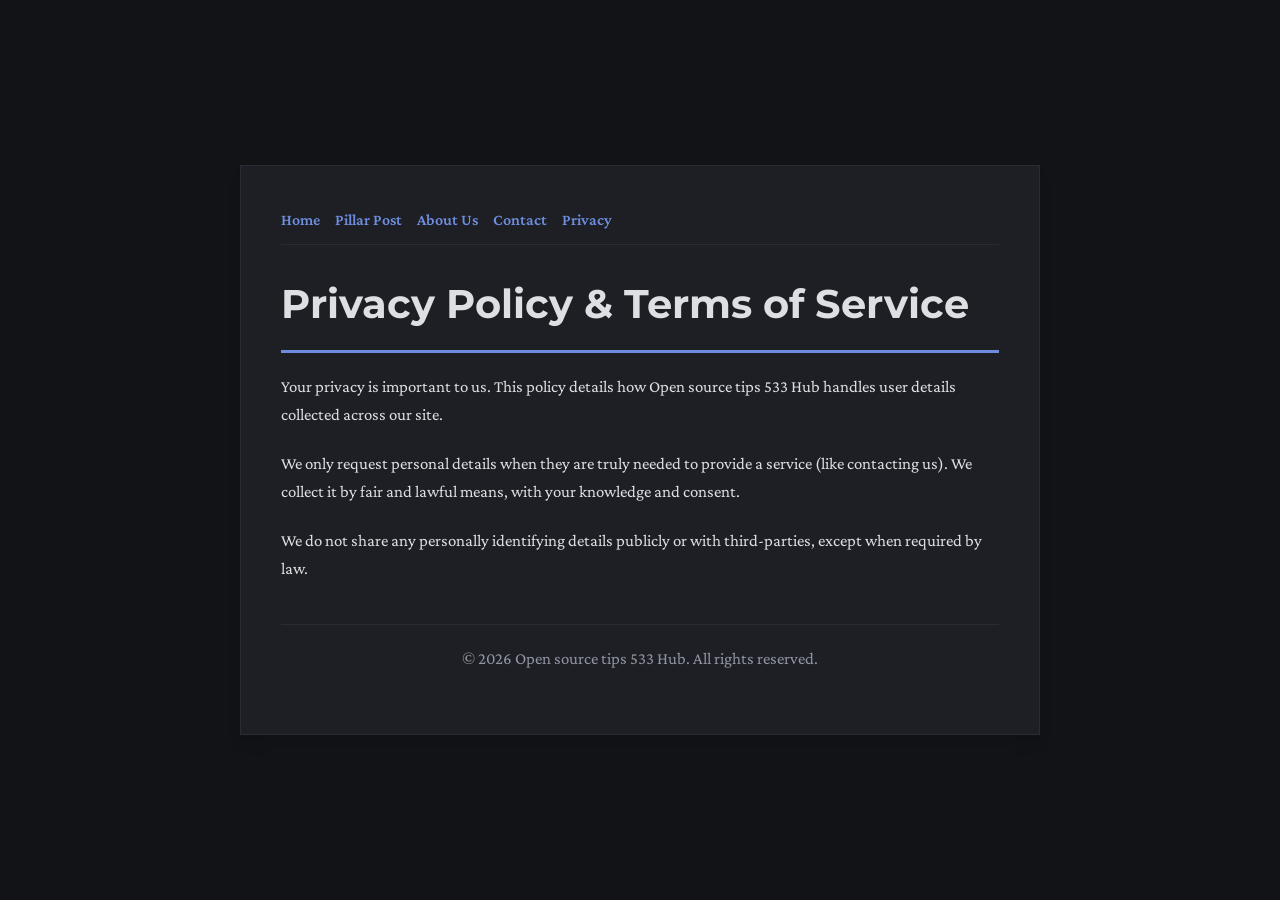
<file: privacy.html>
<!DOCTYPE html>
<html lang="en">
<head>
    <meta charset="UTF-8">
    <meta name="viewport" content="width=device-width, initial-scale=1.0">
    <title>Privacy Policy & Terms of Service - Open source tips 533 Hub</title>
    <meta name="description" content="Your privacy is important to us. This policy details how Open source tips 533 Hub handles user details collected across our site.">
    <meta name="geo.region" content="US-WA" />
    <meta name="geo.placename" content="Seattle" />
    <meta name="geo.position" content="47.6062;-122.3321" />
    <meta name="ICBM" content="47.6062, -122.3321" />
    <link rel="stylesheet" href="style.css">
</head>
<body>
    
        <div class="container" style="max-width: 800px;">
            <nav style="display: flex; gap: 15px; margin-bottom: 25px; border-bottom: 1px solid var(--border-color); padding-bottom: 10px; overflow-x: auto; flex-wrap: wrap;">
            <a href="index.html">Home</a>
            <a href="innovations-in-digital-operations-and-cloud-infrastructure.html">Pillar Post</a>
            <a href="about.html">About Us</a>
            <a href="contact.html">Contact</a>
            <a href="privacy.html">Privacy</a>
        </nav>
            <h1>Privacy Policy & Terms of Service</h1>
            <p>Your privacy is important to us. This policy details how Open source tips 533 Hub handles user details collected across our site.</p>
            <p>We only request personal details when they are truly needed to provide a service (like contacting us). We collect it by fair and lawful means, with your knowledge and consent.</p>
            <p>We do not share any personally identifying details publicly or with third-parties, except when required by law.</p>
            <footer>
                <p>&copy; 2026 Open source tips 533 Hub. All rights reserved.</p>
            </footer>
        </div>
        
</body>
</html>
</file>
<file: style.css>
@import url('https://fonts.googleapis.com/css2?family=Montserrat:wght@700&family=Crimson+Pro:wght@400;600&display=swap');

:root {
    --bg-color: hsl(223, 12%, 8%);
    --card-bg: hsl(223, 12%, 13%);
    --text-color: hsl(223, 8%, 88%);
    --muted-text: hsl(223, 8%, 60%);
    --primary-color: hsl(223, 63%, 65%);
    --accent-color: hsl(43, 70%, 65%);
    --border-color: hsl(223, 12%, 18%);
    --border-radius: 0px;
    --shadow: 0 10px 15px -3px rgba(0, 0, 0, 0.1), 0 4px 6px -2px rgba(0, 0, 0, 0.05);
    --font-headline: 'Montserrat', sans-serif;
    --font-body: 'Crimson Pro', sans-serif;
}

* {
    box-sizing: border-box;
    margin: 0;
    padding: 0;
}

body {
    background-color: var(--bg-color);
    color: var(--text-color);
    font-family: var(--font-body);
    line-height: 1.7;
    padding: 20px;
    display: flex;
    justify-content: center;
    min-height: 100vh;
}

a {
    color: var(--primary-color);
    text-decoration: none;
    font-weight: 600;
    transition: color 0.2s ease;
}

a:hover {
    color: var(--accent-color);
    text-decoration: underline;
}

.container {
    width: 100%;
    max-width: 900px;
    background: var(--card-bg);
    border: 1px solid var(--border-color);
    border-radius: var(--border-radius);
    padding: 40px;
    box-shadow: var(--shadow);
    margin: auto;
}

h1, h2, h3 {
    font-family: var(--font-headline);
    margin-bottom: 20px;
    color: var(--text-color);
}

h1 {
    font-size: 2.5rem;
    border-bottom: 3px solid var(--primary-color);
    padding-bottom: 12px;
}

p {
    margin-bottom: 20px;
    font-size: 1.05rem;
}

ul {
    margin-bottom: 20px;
    padding-left: 20px;
}

li {
    margin-bottom: 8px;
}

form {
    display: flex;
    flex-direction: column;
    gap: 15px;
    margin-top: 25px;
}

input, textarea, button {
    padding: 12px;
    border: 1px solid var(--border-color);
    border-radius: var(--border-radius);
    font-family: var(--font-body);
    font-size: 1rem;
    background: var(--bg-color);
    color: var(--text-color);
}

button {
    background: var(--primary-color);
    color: white;
    font-weight: 600;
    border: none;
    cursor: pointer;
    transition: background 0.2s ease;
}

button:hover {
    background: var(--accent-color);
}

footer {
    margin-top: 40px;
    border-top: 1px solid var(--border-color);
    padding-top: 20px;
    font-size: 0.9rem;
    color: var(--muted-text);
    text-align: center;
}
</file>
